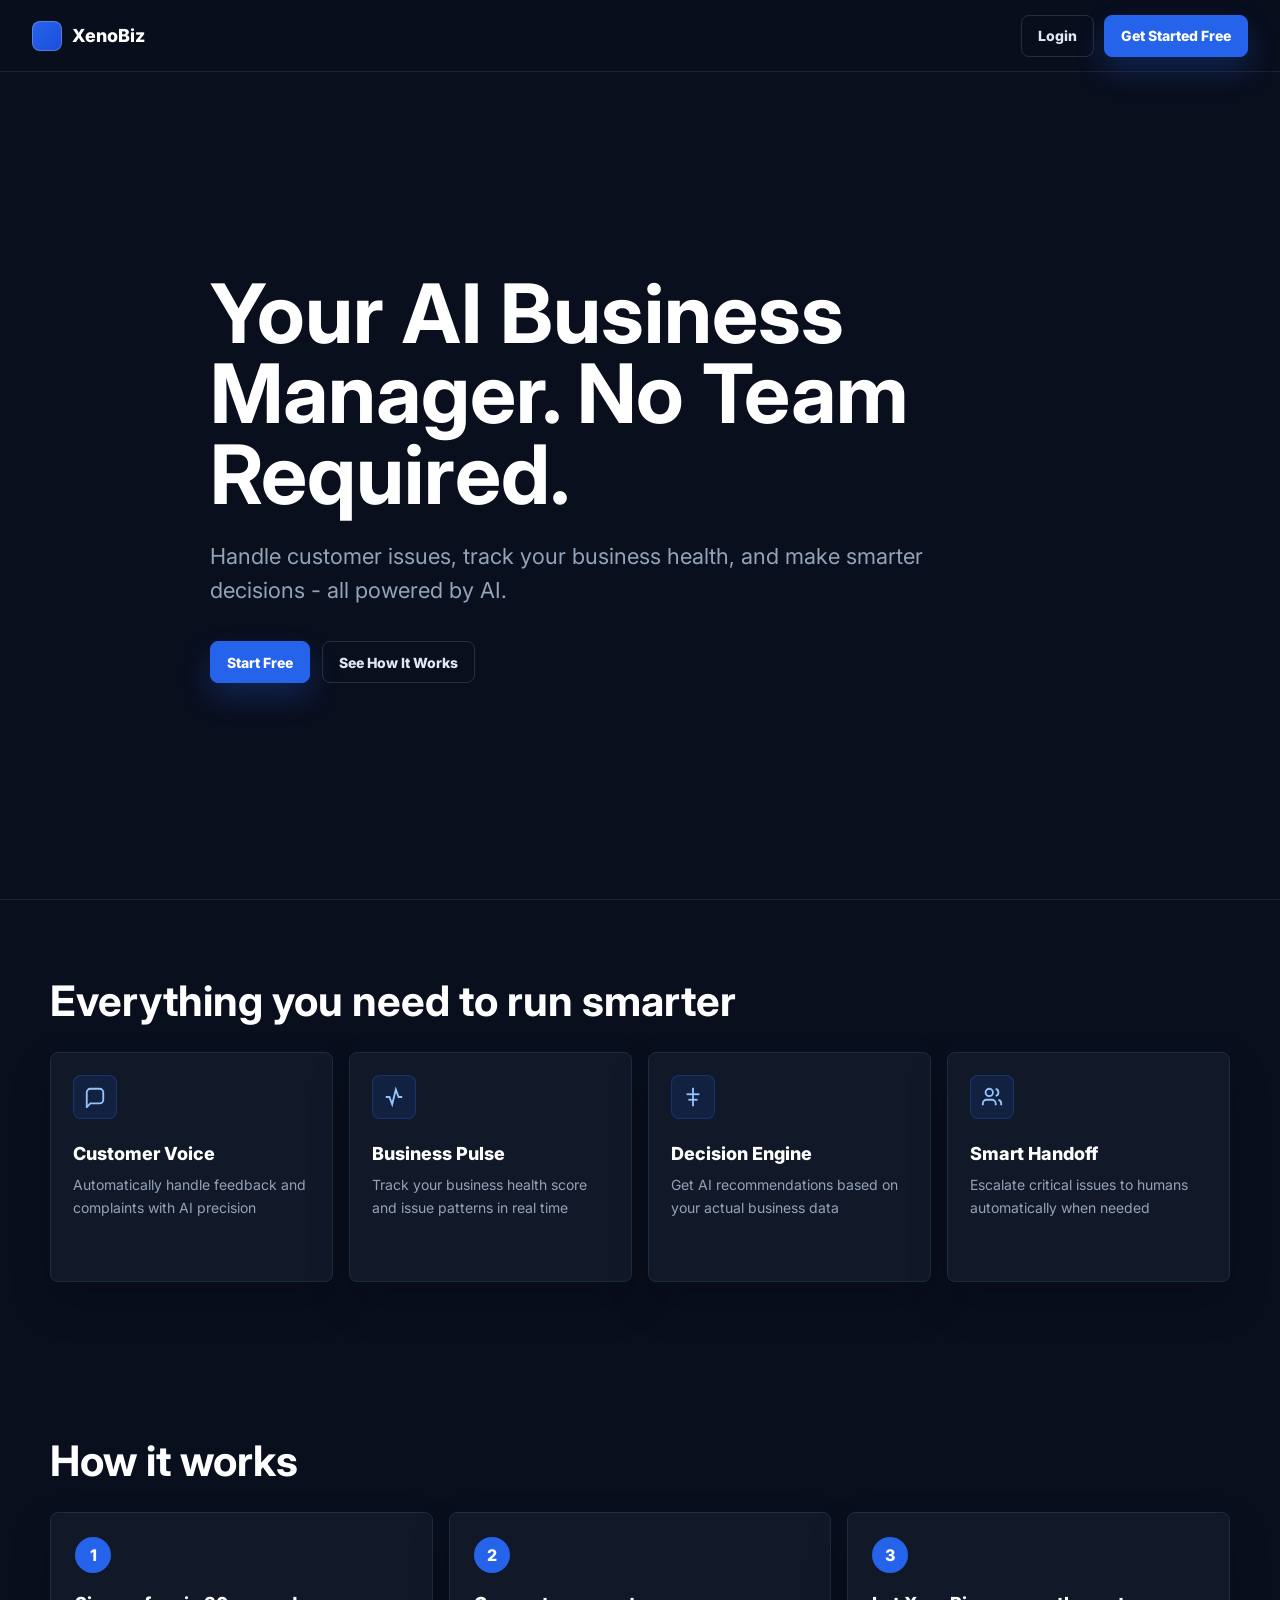
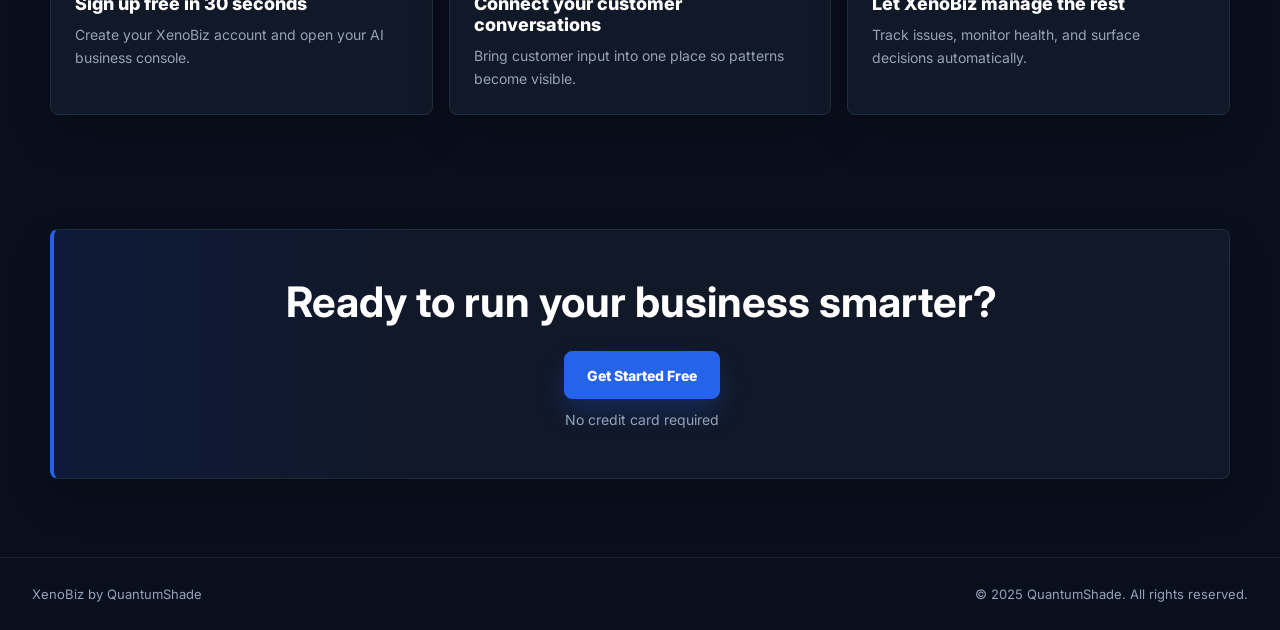
<file: templates/landing.html>
<!DOCTYPE html>
<html lang="en">
<head>
  <meta charset="UTF-8" />
  <meta name="viewport" content="width=device-width, initial-scale=1.0" />
  <title>XenoBiz - AI Business Manager</title>
  <link rel="preconnect" href="https://fonts.googleapis.com">
  <link rel="preconnect" href="https://fonts.gstatic.com" crossorigin>
  <link href="https://fonts.googleapis.com/css2?family=Inter:wght@400;500;600;700;800&display=swap" rel="stylesheet">
  <style>
    :root {
      --bg: #0a0f1e;
      --panel: #111827;
      --panel-2: #0d1424;
      --line: #1e2d3d;
      --accent: #2563eb;
      --text: #e2e8f0;
      --muted: #64748b;
      --white: #ffffff;
    }

    * {
      box-sizing: border-box;
    }

    body {
      margin: 0;
      min-height: 100vh;
      font-family: "Inter", "Segoe UI", Arial, sans-serif;
      background: var(--bg);
      color: var(--text);
    }

    a {
      color: inherit;
      text-decoration: none;
    }

    .navbar {
      position: sticky;
      top: 0;
      z-index: 10;
      height: 72px;
      display: flex;
      align-items: center;
      justify-content: space-between;
      padding: 0 32px;
      background: rgba(10, 15, 30, 0.92);
      border-bottom: 1px solid rgba(226, 232, 240, 0.08);
      backdrop-filter: blur(14px);
    }

    .logo {
      display: inline-flex;
      align-items: center;
      gap: 10px;
      color: var(--white);
      font-size: 18px;
      font-weight: 800;
    }

    .logo::before {
      content: "";
      width: 30px;
      height: 30px;
      border-radius: 8px;
      background: linear-gradient(135deg, var(--accent), #1d4ed8);
      box-shadow: inset 0 0 0 1px rgba(255, 255, 255, 0.22);
    }

    .nav-actions {
      display: flex;
      align-items: center;
      gap: 10px;
    }

    .btn {
      display: inline-flex;
      align-items: center;
      justify-content: center;
      min-height: 42px;
      padding: 0 16px;
      border-radius: 8px;
      border: 1px solid rgba(226, 232, 240, 0.14);
      color: var(--text);
      font-size: 14px;
      font-weight: 800;
      transition: background 0.18s ease, border-color 0.18s ease, transform 0.14s ease;
    }

    .btn:hover {
      border-color: rgba(37, 99, 235, 0.55);
      background: rgba(37, 99, 235, 0.12);
    }

    .btn:active {
      transform: translateY(1px);
    }

    .btn-primary {
      border-color: var(--accent);
      background: var(--accent);
      color: var(--white);
      box-shadow: 0 14px 28px rgba(37, 99, 235, 0.24);
    }

    .btn-primary:hover {
      background: #1d4ed8;
      border-color: #1d4ed8;
    }

    .container {
      width: min(1180px, calc(100% - 40px));
      margin: 0 auto;
    }

    .hero {
      min-height: calc(100vh - 72px);
      display: flex;
      align-items: center;
      padding: 72px 0 86px;
      border-bottom: 1px solid rgba(226, 232, 240, 0.08);
    }

    .hero-inner {
      max-width: 860px;
    }

    h1 {
      margin: 0;
      color: var(--white);
      font-size: clamp(44px, 7vw, 82px);
      line-height: 0.98;
      letter-spacing: 0;
    }

    .hero p {
      max-width: 720px;
      margin: 24px 0 0;
      color: #94a3b8;
      font-size: clamp(18px, 2vw, 22px);
      line-height: 1.55;
    }

    .hero-actions {
      display: flex;
      flex-wrap: wrap;
      gap: 12px;
      margin-top: 34px;
    }

    section {
      padding: 78px 0;
    }

    .section-title {
      margin: 0 0 28px;
      color: var(--white);
      font-size: clamp(28px, 4vw, 42px);
      line-height: 1.1;
    }

    .features-grid {
      display: grid;
      grid-template-columns: repeat(4, minmax(0, 1fr));
      gap: 16px;
    }

    .feature-card,
    .step-card,
    .cta-card {
      background: var(--panel);
      border: 1px solid var(--line);
      border-radius: 8px;
      box-shadow: 0 20px 42px rgba(0, 0, 0, 0.2);
    }

    .feature-card {
      padding: 22px;
      min-height: 230px;
    }

    .icon {
      width: 44px;
      height: 44px;
      display: grid;
      place-items: center;
      border-radius: 8px;
      background: rgba(37, 99, 235, 0.13);
      color: #93c5fd;
      border: 1px solid rgba(37, 99, 235, 0.28);
      margin-bottom: 24px;
    }

    .feature-card h3,
    .step-card h3 {
      margin: 0;
      color: var(--white);
      font-size: 18px;
      font-weight: 800;
    }

    .feature-card p,
    .step-card p,
    .cta-card p {
      margin: 10px 0 0;
      color: #94a3b8;
      font-size: 14px;
      line-height: 1.6;
    }

    .steps {
      display: grid;
      grid-template-columns: repeat(3, minmax(0, 1fr));
      gap: 16px;
    }

    .step-card {
      padding: 24px;
    }

    .step-number {
      display: inline-flex;
      align-items: center;
      justify-content: center;
      width: 36px;
      height: 36px;
      margin-bottom: 20px;
      border-radius: 999px;
      background: var(--accent);
      color: var(--white);
      font-weight: 800;
    }

    .cta {
      padding-top: 36px;
    }

    .cta-card {
      padding: 46px 28px;
      text-align: center;
      background: linear-gradient(90deg, rgba(37, 99, 235, 0.13), #111827 34%, #111827);
      border-left: 4px solid var(--accent);
    }

    .cta-card h2 {
      margin: 0;
      color: var(--white);
      font-size: clamp(28px, 4vw, 42px);
    }

    .cta-card .btn {
      margin-top: 24px;
      min-height: 48px;
      padding: 0 22px;
    }

    .footer {
      display: flex;
      justify-content: space-between;
      gap: 16px;
      padding: 28px 32px;
      color: #94a3b8;
      border-top: 1px solid rgba(226, 232, 240, 0.08);
      font-size: 13px;
    }

    @media (max-width: 980px) {
      .features-grid,
      .steps {
        grid-template-columns: repeat(2, minmax(0, 1fr));
      }
    }

    @media (max-width: 640px) {
      .navbar {
        height: auto;
        min-height: 72px;
        padding: 14px;
      }

      .nav-actions {
        gap: 8px;
      }

      .btn {
        min-height: 38px;
        padding: 0 12px;
        font-size: 13px;
      }

      .hero {
        min-height: auto;
        padding: 58px 0 70px;
      }

      .features-grid,
      .steps {
        grid-template-columns: 1fr;
      }

      .footer {
        flex-direction: column;
        padding: 24px 20px;
      }
    }
  </style>
</head>
<body>
  <nav class="navbar">
    <a class="logo" href="/">XenoBiz</a>
    <div class="nav-actions">
      <a class="btn" href="/login">Login</a>
      <a class="btn btn-primary" href="/login">Get Started Free</a>
    </div>
  </nav>

  <main>
    <section class="hero">
      <div class="container hero-inner">
        <h1>Your AI Business Manager. No Team Required.</h1>
        <p>Handle customer issues, track your business health, and make smarter decisions - all powered by AI.</p>
        <div class="hero-actions">
          <a class="btn btn-primary" href="/login">Start Free</a>
          <a class="btn" href="/login">See How It Works</a>
        </div>
      </div>
    </section>

    <section>
      <div class="container">
        <h2 class="section-title">Everything you need to run smarter</h2>
        <div class="features-grid">
          <article class="feature-card">
            <div class="icon">
              <svg width="22" height="22" viewBox="0 0 24 24" fill="none" stroke="currentColor" stroke-width="2">
                <path d="M21 15a4 4 0 01-4 4H7l-4 4V7a4 4 0 014-4h10a4 4 0 014 4z"/>
              </svg>
            </div>
            <h3>Customer Voice</h3>
            <p>Automatically handle feedback and complaints with AI precision</p>
          </article>
          <article class="feature-card">
            <div class="icon">
              <svg width="22" height="22" viewBox="0 0 24 24" fill="none" stroke="currentColor" stroke-width="2">
                <path d="M3 12h4l3 8 4-16 3 8h4"/>
              </svg>
            </div>
            <h3>Business Pulse</h3>
            <p>Track your business health score and issue patterns in real time</p>
          </article>
          <article class="feature-card">
            <div class="icon">
              <svg width="22" height="22" viewBox="0 0 24 24" fill="none" stroke="currentColor" stroke-width="2">
                <path d="M12 2v20"/>
                <path d="M5 9h14"/>
                <path d="M7 15h10"/>
              </svg>
            </div>
            <h3>Decision Engine</h3>
            <p>Get AI recommendations based on your actual business data</p>
          </article>
          <article class="feature-card">
            <div class="icon">
              <svg width="22" height="22" viewBox="0 0 24 24" fill="none" stroke="currentColor" stroke-width="2">
                <path d="M16 21v-2a4 4 0 00-4-4H6a4 4 0 00-4 4v2"/>
                <circle cx="9" cy="7" r="4"/>
                <path d="M22 21v-2a4 4 0 00-3-3.87"/>
                <path d="M16 3.13a4 4 0 010 7.75"/>
              </svg>
            </div>
            <h3>Smart Handoff</h3>
            <p>Escalate critical issues to humans automatically when needed</p>
          </article>
        </div>
      </div>
    </section>

    <section>
      <div class="container">
        <h2 class="section-title">How it works</h2>
        <div class="steps">
          <article class="step-card">
            <div class="step-number">1</div>
            <h3>Sign up free in 30 seconds</h3>
            <p>Create your XenoBiz account and open your AI business console.</p>
          </article>
          <article class="step-card">
            <div class="step-number">2</div>
            <h3>Connect your customer conversations</h3>
            <p>Bring customer input into one place so patterns become visible.</p>
          </article>
          <article class="step-card">
            <div class="step-number">3</div>
            <h3>Let XenoBiz manage the rest</h3>
            <p>Track issues, monitor health, and surface decisions automatically.</p>
          </article>
        </div>
      </div>
    </section>

    <section class="cta">
      <div class="container">
        <div class="cta-card">
          <h2>Ready to run your business smarter?</h2>
          <a class="btn btn-primary" href="/login">Get Started Free</a>
          <p>No credit card required</p>
        </div>
      </div>
    </section>
  </main>

  <footer class="footer">
    <div>XenoBiz by QuantumShade</div>
    <div>&copy; 2025 QuantumShade. All rights reserved.</div>
  </footer>
</body>
</html>
</file>
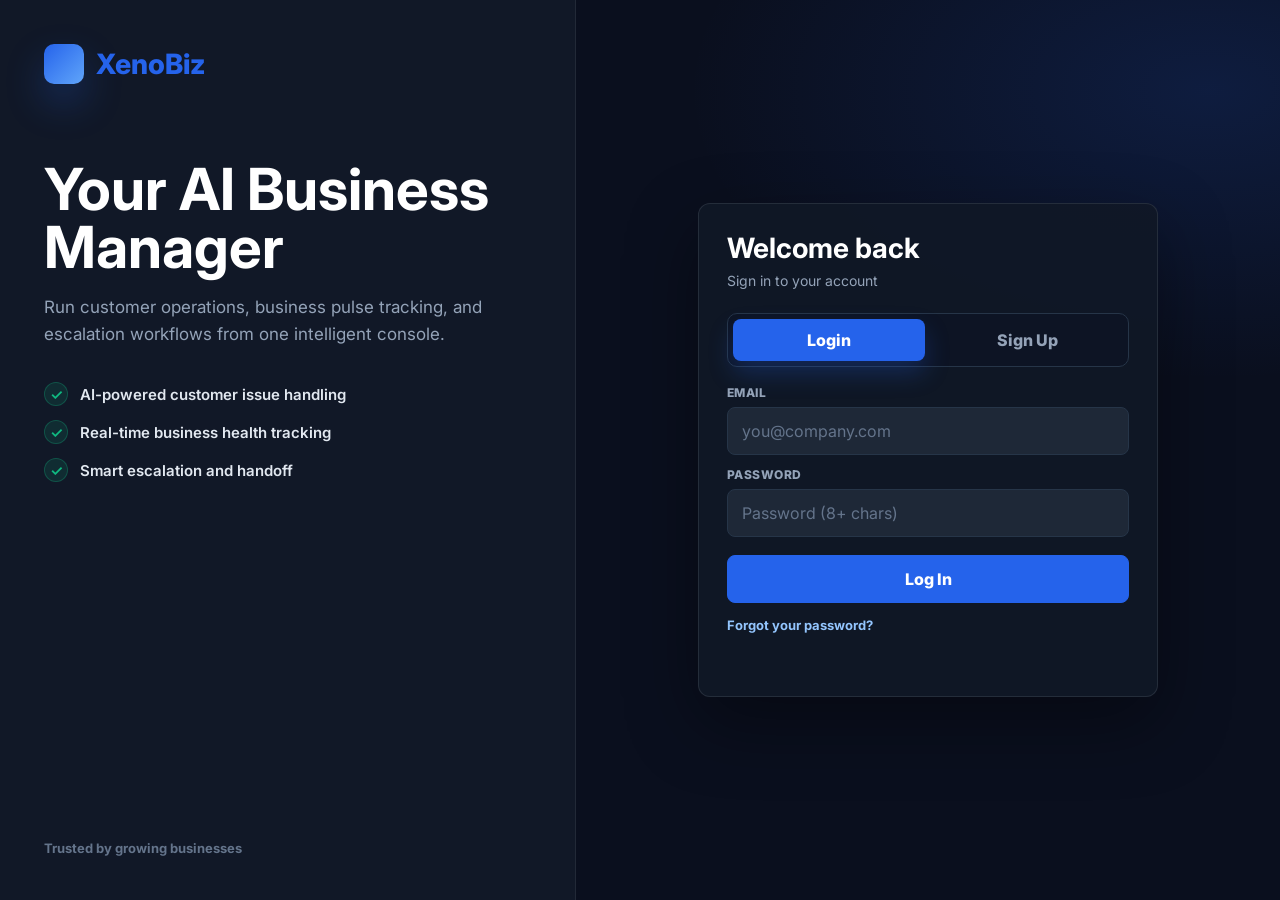
<file: templates/login.html>
<!doctype html>
<html lang="en">
<head>
  <meta charset="utf-8" />
  <meta name="viewport" content="width=device-width,initial-scale=1" />
  <title>XenoBiz - Sign In</title>
  <link rel="preconnect" href="https://fonts.googleapis.com">
  <link rel="preconnect" href="https://fonts.gstatic.com" crossorigin>
  <link href="https://fonts.googleapis.com/css2?family=Inter:wght@400;500;600;700;800&display=swap" rel="stylesheet">
  <style>
    :root {
      --bg: #0a0f1e;
      --panel: #111827;
      --field: #1e2837;
      --line: #263548;
      --accent: #2563eb;
      --accent-dark: #1d4ed8;
      --success: #10b981;
      --error: #ef4444;
      --text: #e2e8f0;
      --muted: #94a3b8;
      --soft: #64748b;
    }

    * { box-sizing: border-box; }

    body {
      margin: 0;
      min-height: 100vh;
      font-family: "Inter", "Segoe UI", Arial, sans-serif;
      background: var(--bg);
      color: var(--text);
    }

    button,
    input {
      font: inherit;
    }

    button {
      cursor: pointer;
    }

    .auth-shell {
      min-height: 100vh;
      display: grid;
      grid-template-columns: minmax(360px, 0.9fr) minmax(0, 1.1fr);
    }

    .brand-panel {
      display: flex;
      flex-direction: column;
      justify-content: space-between;
      min-height: 100vh;
      padding: 44px;
      background: var(--panel);
      border-right: 1px solid rgba(226, 232, 240, 0.08);
    }

    .brand-logo {
      display: inline-flex;
      align-items: center;
      gap: 12px;
      color: var(--accent);
      font-size: 28px;
      font-weight: 800;
      letter-spacing: 0;
    }

    .brand-logo::before {
      content: "";
      width: 40px;
      height: 40px;
      border-radius: 10px;
      background: linear-gradient(135deg, var(--accent), #60a5fa);
      box-shadow: 0 18px 38px rgba(37, 99, 235, 0.28);
    }

    .brand-copy {
      max-width: 460px;
      margin-top: 72px;
    }

    .brand-copy h1 {
      margin: 0;
      color: #ffffff;
      font-size: clamp(38px, 5vw, 58px);
      line-height: 1;
      letter-spacing: 0;
    }

    .brand-copy p {
      margin: 18px 0 0;
      color: var(--muted);
      font-size: 17px;
      line-height: 1.6;
    }

    .benefits {
      display: grid;
      gap: 14px;
      margin: 34px 0 0;
      padding: 0;
      list-style: none;
    }

    .benefits li {
      display: flex;
      align-items: center;
      gap: 12px;
      color: var(--text);
      font-size: 15px;
      font-weight: 600;
    }

    .check {
      flex: 0 0 auto;
      width: 24px;
      height: 24px;
      display: grid;
      place-items: center;
      border-radius: 999px;
      background: rgba(16, 185, 129, 0.12);
      color: var(--success);
      border: 1px solid rgba(16, 185, 129, 0.28);
    }

    .brand-foot {
      color: var(--soft);
      font-size: 13px;
      font-weight: 700;
    }

    .form-panel {
      min-height: 100vh;
      display: flex;
      align-items: center;
      justify-content: center;
      padding: 44px 24px;
      background:
        radial-gradient(900px 500px at 90% 10%, rgba(37, 99, 235, 0.16), transparent 58%),
        var(--bg);
    }

    .auth-card {
      width: min(460px, 100%);
      padding: 28px;
      background: rgba(17, 24, 39, 0.92);
      border: 1px solid rgba(226, 232, 240, 0.1);
      border-radius: 12px;
      box-shadow: 0 26px 70px rgba(0, 0, 0, 0.38);
    }

    .auth-header h2 {
      margin: 0;
      color: #ffffff;
      font-size: 28px;
      line-height: 1.15;
      letter-spacing: 0;
    }

    .auth-header p {
      margin: 8px 0 0;
      color: var(--muted);
      font-size: 14px;
    }

    .tabs {
      display: grid;
      grid-template-columns: 1fr 1fr;
      gap: 6px;
      margin: 24px 0 18px;
      padding: 5px;
      border-radius: 10px;
      background: #0d1424;
      border: 1px solid var(--line);
    }

    .tab-btn {
      height: 42px;
      border: none;
      border-radius: 8px;
      background: transparent;
      color: var(--muted);
      font-weight: 800;
    }

    .tab-btn.active {
      background: var(--accent);
      color: #ffffff;
      box-shadow: 0 12px 24px rgba(37, 99, 235, 0.25);
    }

    .auth-grid {
      display: grid;
      gap: 12px;
    }

    .field {
      display: grid;
      gap: 7px;
    }

    .field span {
      color: var(--muted);
      font-size: 12px;
      font-weight: 800;
      letter-spacing: 0.04em;
      text-transform: uppercase;
    }

    .auth-grid input {
      width: 100%;
      min-height: 48px;
      padding: 0 14px;
      border-radius: 8px;
      border: 1px solid var(--line);
      background: var(--field);
      color: var(--text);
      outline: none;
      transition: border-color 0.18s ease, box-shadow 0.18s ease;
    }

    .auth-grid input::placeholder {
      color: #64748b;
    }

    .auth-grid input:focus {
      border-color: rgba(37, 99, 235, 0.75);
      box-shadow: 0 0 0 3px rgba(37, 99, 235, 0.16);
    }

    .reset-fields {
      display: none;
      gap: 12px;
    }

    .auth-card.reset-mode .reset-fields {
      display: grid;
    }

    .auth-card.reset-mode .password-field {
      display: none;
    }

    .auth-row {
      display: grid;
      gap: 10px;
      margin-top: 18px;
    }

    .auth-row button,
    .codes-row button,
    .continue-link {
      width: 100%;
      min-height: 48px;
      border: 1px solid var(--accent);
      border-radius: 8px;
      background: var(--accent);
      color: #ffffff;
      font-weight: 800;
      transition: background 0.18s ease, border-color 0.18s ease, transform 0.12s ease;
    }

    .auth-row button:hover,
    .codes-row button:hover,
    .continue-link:hover {
      background: var(--accent-dark);
      border-color: var(--accent-dark);
    }

    .auth-row button:active,
    .codes-row button:active,
    .continue-link:active {
      transform: translateY(1px);
    }

    .auth-row button[hidden] {
      display: none;
    }

    .reset-link,
    .back-link {
      margin-top: 14px;
      border: none;
      background: transparent;
      color: #93c5fd;
      padding: 0;
      font-size: 13px;
      font-weight: 700;
    }

    .back-link {
      display: none;
    }

    .auth-card.reset-mode .reset-link {
      display: none;
    }

    .auth-card.reset-mode .back-link {
      display: inline;
    }

    .auth-msg {
      min-height: 20px;
      margin-top: 14px;
      font-size: 14px;
      line-height: 1.5;
      color: var(--muted);
    }

    .auth-msg.error {
      color: var(--error);
    }

    .auth-msg.ok {
      color: var(--success);
    }

    .codes-box {
      display: none;
      margin-top: 18px;
      padding: 16px;
      border-radius: 10px;
      border: 1px solid rgba(16, 185, 129, 0.45);
      background: rgba(16, 185, 129, 0.08);
    }

    .codes-box strong {
      display: block;
      color: #bbf7d0;
      margin-bottom: 10px;
      font-size: 14px;
    }

    .codes-box pre {
      margin: 0;
      padding: 12px;
      border-radius: 8px;
      background: rgba(10, 15, 30, 0.7);
      border: 1px solid rgba(16, 185, 129, 0.28);
      color: var(--text);
      white-space: pre-wrap;
      line-height: 1.55;
      font-size: 13px;
    }

    .codes-row {
      display: grid;
      gap: 10px;
      margin-top: 12px;
    }

    .continue-link {
      display: inline-flex;
      align-items: center;
      justify-content: center;
      text-decoration: none;
      background: transparent;
      color: #bbf7d0;
      border-color: rgba(16, 185, 129, 0.45);
    }

    .continue-link:hover {
      background: rgba(16, 185, 129, 0.14);
      border-color: rgba(16, 185, 129, 0.65);
    }

    @media (max-width: 900px) {
      .auth-shell {
        grid-template-columns: 1fr;
      }

      .brand-panel {
        min-height: auto;
        padding: 28px 22px;
      }

      .brand-copy {
        margin-top: 40px;
      }

      .brand-foot {
        margin-top: 38px;
      }

      .form-panel {
        min-height: auto;
        padding: 28px 16px 40px;
      }
    }

    @media (max-width: 520px) {
      .brand-copy h1 {
        font-size: 36px;
      }

      .auth-card {
        padding: 20px;
      }
    }
  </style>
</head>
<body>
  <main class="auth-shell">
    <section class="brand-panel">
      <div>
        <div class="brand-logo">XenoBiz</div>
        <div class="brand-copy">
          <h1>Your AI Business Manager</h1>
          <p>Run customer operations, business pulse tracking, and escalation workflows from one intelligent console.</p>
          <ul class="benefits">
            <li><span class="check">✓</span>AI-powered customer issue handling</li>
            <li><span class="check">✓</span>Real-time business health tracking</li>
            <li><span class="check">✓</span>Smart escalation and handoff</li>
          </ul>
        </div>
      </div>
      <div class="brand-foot">Trusted by growing businesses</div>
    </section>

    <section class="form-panel">
      <div id="authCard" class="auth-card">
        <div class="auth-header">
          <h2 id="authTitle">Welcome back</h2>
          <p id="authSubtitle">Sign in to your account</p>
        </div>

        <div class="tabs" role="tablist" aria-label="Authentication mode">
          <button id="tabLogin" class="tab-btn active" type="button">Login</button>
          <button id="tabSignup" class="tab-btn" type="button">Sign Up</button>
        </div>

        <div class="auth-grid">
          <label class="field">
            <span>Email</span>
            <input id="email" type="email" placeholder="you@company.com" autocomplete="email" />
          </label>

          <label class="field password-field">
            <span>Password</span>
            <input id="password" type="password" placeholder="Password (8+ chars)" autocomplete="current-password" />
          </label>

          <div class="reset-fields">
            <label class="field">
              <span>Recovery Code</span>
              <input id="recoveryCode" type="text" placeholder="XXXX-XXXX" autocomplete="off" />
            </label>
            <label class="field">
              <span>New Password</span>
              <input id="newPassword" type="password" placeholder="New password (8+ chars)" autocomplete="new-password" />
            </label>
          </div>
        </div>

        <div class="auth-row">
          <button id="btnLogin" type="button">Log In</button>
          <button id="btnSignup" type="button" hidden>Sign Up</button>
          <button id="btnReset" type="button" hidden>Reset Password</button>
        </div>

        <button id="btnShowReset" class="reset-link" type="button">Forgot your password?</button>
        <button id="btnBackToLogin" class="back-link" type="button">Back to login</button>

        <div id="msg" class="auth-msg"></div>

        <div id="codesBox" class="codes-box">
          <strong>Save these recovery codes now. Each code can be used once.</strong>
          <pre id="codesText"></pre>
          <div class="codes-row">
            <button id="btnDownloadCodes" type="button">Download recovery codes</button>
            <a class="continue-link" href="/">Continue to chat</a>
          </div>
        </div>
      </div>
    </section>
  </main>

  <script>
    const authCard = document.getElementById("authCard");
    const authTitle = document.getElementById("authTitle");
    const authSubtitle = document.getElementById("authSubtitle");
    const tabLogin = document.getElementById("tabLogin");
    const tabSignup = document.getElementById("tabSignup");
    const btnShowReset = document.getElementById("btnShowReset");
    const btnBackToLogin = document.getElementById("btnBackToLogin");
    const btnLogin = document.getElementById("btnLogin");
    const btnSignup = document.getElementById("btnSignup");
    const btnReset = document.getElementById("btnReset");
    const emailEl = document.getElementById("email");
    const passwordEl = document.getElementById("password");
    const recoveryCodeEl = document.getElementById("recoveryCode");
    const newPasswordEl = document.getElementById("newPassword");
    const msgEl = document.getElementById("msg");
    const codesBoxEl = document.getElementById("codesBox");
    const codesTextEl = document.getElementById("codesText");
    const btnDownloadCodes = document.getElementById("btnDownloadCodes");
    let latestCodes = [];
    let mode = "login";

    function setMode(nextMode) {
      mode = nextMode;
      authCard.classList.toggle("reset-mode", mode === "reset");
      tabLogin.classList.toggle("active", mode === "login" || mode === "reset");
      tabSignup.classList.toggle("active", mode === "signup");
      btnLogin.hidden = mode !== "login";
      btnSignup.hidden = mode !== "signup";
      btnReset.hidden = mode !== "reset";
      btnShowReset.hidden = mode !== "login";
      btnBackToLogin.hidden = mode !== "reset";
      passwordEl.autocomplete = mode === "signup" ? "new-password" : "current-password";
      if (mode === "signup") {
        authTitle.textContent = "Create your account";
        authSubtitle.textContent = "Start managing your business with AI";
      } else if (mode === "reset") {
        authTitle.textContent = "Reset password";
        authSubtitle.textContent = "Use a recovery code to secure your account";
      } else {
        authTitle.textContent = "Welcome back";
        authSubtitle.textContent = "Sign in to your account";
      }
      showMsg("", true);
      if (mode !== "signup") renderCodes([]);
    }

    function showMsg(text, ok) {
      msgEl.textContent = text;
      msgEl.className = ok ? "auth-msg ok" : "auth-msg error";
    }

    function getFormValues() {
      return {
        email: emailEl.value.trim(),
        password: passwordEl.value,
        recovery_code: recoveryCodeEl.value.trim().toUpperCase(),
        new_password: newPasswordEl.value
      };
    }

    function renderCodes(codes) {
      latestCodes = Array.isArray(codes) ? codes : [];
      if (!latestCodes.length) {
        codesBoxEl.style.display = "none";
        codesTextEl.textContent = "";
        return;
      }
      codesTextEl.textContent = latestCodes.join("\n");
      codesBoxEl.style.display = "block";
    }

    function downloadCodesTxt() {
      if (!latestCodes.length) return;
      const content = "XenoBiz Recovery Codes\n\n" + latestCodes.join("\n") + "\n";
      const blob = new Blob([content], { type: "text/plain;charset=utf-8" });
      const url = URL.createObjectURL(blob);
      const a = document.createElement("a");
      a.href = url;
      a.download = "xenobiz-recovery-codes.txt";
      a.click();
      URL.revokeObjectURL(url);
    }

    async function postJson(url, payload) {
      const res = await fetch(url, {
        method: "POST",
        headers: { "Content-Type": "application/json" },
        body: JSON.stringify(payload)
      });
      const json = await res.json().catch(() => ({}));
      if (!res.ok) {
        throw new Error(json.error || "Request failed");
      }
      return json;
    }

    tabLogin.addEventListener("click", () => setMode("login"));
    tabSignup.addEventListener("click", () => setMode("signup"));
    btnShowReset.addEventListener("click", () => setMode("reset"));
    btnBackToLogin.addEventListener("click", () => setMode("login"));

    btnSignup.addEventListener("click", async () => {
      try {
        const { email, password } = getFormValues();
        const out = await postJson("/auth/signup", { email, password });
        renderCodes(out.recovery_codes || []);
        showMsg("Account created. Save your recovery codes before continuing.", true);
        setTimeout(() => { window.location.href = "/profile"; }, 500);
      } catch (err) {
        renderCodes([]);
        showMsg(err.message, false);
      }
    });

    btnLogin.addEventListener("click", async () => {
      try {
        const { email, password } = getFormValues();
        const out = await postJson("/auth/login", { email, password });
        renderCodes([]);
        showMsg("Logged in. Remaining recovery codes: " + (out.remaining_recovery_codes ?? 0), true);
        setTimeout(() => { window.location.href = "/"; }, 500);
      } catch (err) {
        renderCodes([]);
        showMsg(err.message, false);
      }
    });

    btnReset.addEventListener("click", async () => {
      try {
        const { email, recovery_code, new_password } = getFormValues();
        const out = await postJson("/auth/reset-password", {
          email,
          recovery_code,
          new_password
        });
        renderCodes([]);
        setMode("login");
        showMsg(out.message || "Password reset successful.", true);
      } catch (err) {
        renderCodes([]);
        showMsg(err.message, false);
      }
    });

    btnDownloadCodes.addEventListener("click", downloadCodesTxt);
  </script>
</body>
</html>
</file>
